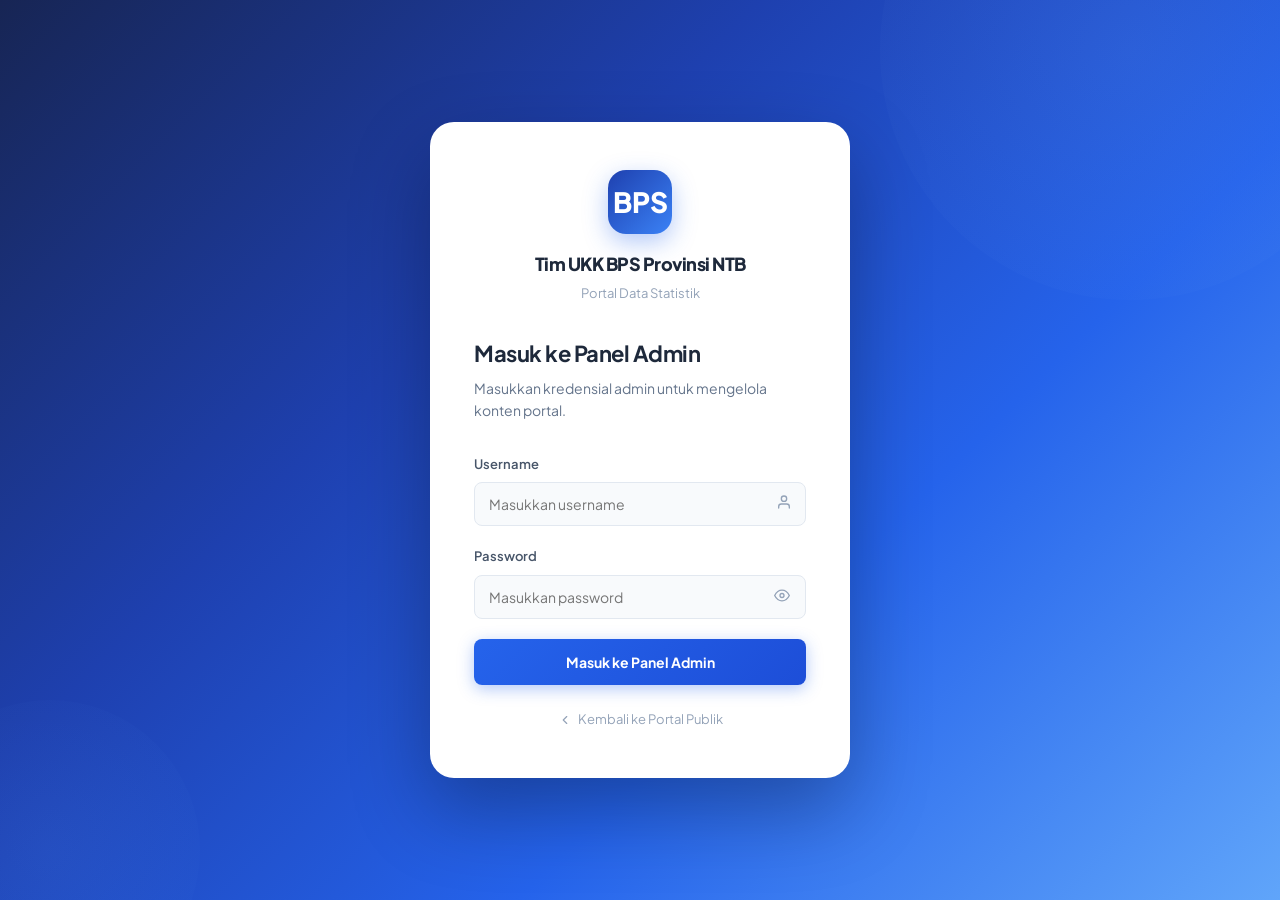
<file: admin.html>
<!DOCTYPE html>
<html lang="id">
<head>
  <meta charset="UTF-8">
  <meta name="viewport" content="width=device-width, initial-scale=1.0">
  <title>Panel Admin — Portal Data BPS NTB</title>
  <meta name="robots" content="noindex, nofollow">
  <link rel="preconnect" href="https://fonts.googleapis.com">
  <link rel="preconnect" href="https://fonts.gstatic.com" crossorigin>
  <link href="https://fonts.googleapis.com/css2?family=Plus+Jakarta+Sans:wght@300;400;500;600;700;800&display=swap" rel="stylesheet">
  <link rel="stylesheet" href="css/admin.css">
</head>
<body>

<!-- ============================================================
     LOGIN PAGE
     ============================================================ -->
<div id="login-page" class="login-page">
  <div class="login-bg-shape login-bg-shape-1" aria-hidden="true"></div>
  <div class="login-bg-shape login-bg-shape-2" aria-hidden="true"></div>

  <div class="login-card" role="main">
    <div class="login-logo">
      <div class="login-logo-icon" aria-hidden="true">BPS</div>
      <div class="login-logo-title">Tim UKK BPS Provinsi NTB</div>
      <div class="login-logo-sub">Portal Data Statistik</div>
    </div>

    <h1 class="login-title">Masuk ke Panel Admin</h1>
    <p class="login-desc">Masukkan kredensial admin untuk mengelola konten portal.</p>

    <div class="login-error" id="login-error" role="alert">
      <svg xmlns="http://www.w3.org/2000/svg" width="16" height="16" viewBox="0 0 24 24" fill="none" stroke="currentColor" stroke-width="2" stroke-linecap="round" stroke-linejoin="round" aria-hidden="true"><circle cx="12" cy="12" r="10"/><line x1="12" y1="8" x2="12" y2="12"/><line x1="12" y1="16" x2="12.01" y2="16"/></svg>
      <span>Username atau password salah.</span>
    </div>

    <form id="login-form" novalidate>
      <div class="form-group">
        <label class="form-label" for="login-username">Username</label>
        <div class="form-input-wrapper">
          <input
            type="text"
            id="login-username"
            class="form-input"
            placeholder="Masukkan username"
            autocomplete="username"
            required
            aria-required="true"
          >
          <span class="form-input-icon" aria-hidden="true">
            <svg xmlns="http://www.w3.org/2000/svg" width="16" height="16" viewBox="0 0 24 24" fill="none" stroke="currentColor" stroke-width="2" stroke-linecap="round" stroke-linejoin="round"><path d="M20 21v-2a4 4 0 0 0-4-4H8a4 4 0 0 0-4 4v2"/><circle cx="12" cy="7" r="4"/></svg>
          </span>
        </div>
      </div>

      <div class="form-group">
        <label class="form-label" for="login-password">Password</label>
        <div class="form-input-wrapper">
          <input
            type="password"
            id="login-password"
            class="form-input"
            placeholder="Masukkan password"
            autocomplete="current-password"
            required
            aria-required="true"
          >
          <button type="button" class="form-input-toggle" id="password-toggle" aria-label="Tampilkan/sembunyikan password">
            <svg xmlns="http://www.w3.org/2000/svg" width="16" height="16" viewBox="0 0 24 24" fill="none" stroke="currentColor" stroke-width="2" stroke-linecap="round" stroke-linejoin="round"><path d="M1 12s4-8 11-8 11 8 11 8-4 8-11 8-11-8-11-8z"/><circle cx="12" cy="12" r="3"/></svg>
          </button>
        </div>
      </div>

      <button type="submit" id="login-btn" class="login-btn">
        <span class="btn-text">Masuk ke Panel Admin</span>
        <svg class="btn-spinner" xmlns="http://www.w3.org/2000/svg" width="18" height="18" viewBox="0 0 24 24" fill="none" stroke="currentColor" stroke-width="2.5" stroke-linecap="round" stroke-linejoin="round"><path d="M21 12a9 9 0 1 1-6.219-8.56"/></svg>
      </button>
    </form>

    <a href="index.html" class="login-back">
      <svg xmlns="http://www.w3.org/2000/svg" width="14" height="14" viewBox="0 0 24 24" fill="none" stroke="currentColor" stroke-width="2" stroke-linecap="round" stroke-linejoin="round" aria-hidden="true"><polyline points="15 18 9 12 15 6"/></svg>
      Kembali ke Portal Publik
    </a>
  </div>
</div>

<!-- ============================================================
     ADMIN DASHBOARD
     ============================================================ -->
<div id="admin-page" class="admin-page" role="main">

  <!-- Admin Header -->
  <header class="admin-header">
    <div class="admin-header-brand">
      <div class="admin-logo" aria-hidden="true">BPS</div>
      <div>
        <div class="admin-header-title">Panel Admin</div>
        <div class="admin-header-sub">Tim UKK BPS Provinsi NTB</div>
      </div>
    </div>
    <div class="admin-header-actions">
      <div class="admin-user-chip">
        <div class="admin-user-avatar" aria-hidden="true">A</div>
        <span>Admin</span>
      </div>
      <a href="index.html" class="admin-view-site" target="_blank" rel="noopener">
        <svg xmlns="http://www.w3.org/2000/svg" width="14" height="14" viewBox="0 0 24 24" fill="none" stroke="currentColor" stroke-width="2" stroke-linecap="round" stroke-linejoin="round" aria-hidden="true"><path d="M18 13v6a2 2 0 0 1-2 2H5a2 2 0 0 1-2-2V8a2 2 0 0 1 2-2h6"/><polyline points="15 3 21 3 21 9"/><line x1="10" y1="14" x2="21" y2="3"/></svg>
        <span>Lihat Portal</span>
      </a>
      <button class="admin-logout-btn" onclick="Admin.logout()">
        <svg xmlns="http://www.w3.org/2000/svg" width="14" height="14" viewBox="0 0 24 24" fill="none" stroke="currentColor" stroke-width="2" stroke-linecap="round" stroke-linejoin="round" aria-hidden="true"><path d="M9 21H5a2 2 0 0 1-2-2V5a2 2 0 0 1 2-2h4"/><polyline points="16 17 21 12 16 7"/><line x1="21" y1="12" x2="9" y2="12"/></svg>
        Keluar
      </button>
    </div>
  </header>

  <!-- Admin Content -->
  <div class="admin-content">

    <!-- Greeting -->
    <div class="admin-greeting">
      <h1 class="admin-greeting-title">Selamat Datang, Admin</h1>
      <p class="admin-greeting-sub" id="admin-datetime">Memuat waktu…</p>
    </div>

    <!-- Config Status -->
    <div id="config-status" class="config-status demo">
      <span class="config-status-dot"></span>
      <span>Memeriksa konfigurasi…</span>
    </div>

    <!-- Stats -->
    <div class="admin-stats" role="list" aria-label="Statistik konten">
      <div class="admin-stat-card" role="listitem">
        <div class="admin-stat-icon stat-icon-blue" aria-hidden="true"><svg xmlns="http://www.w3.org/2000/svg" width="24" height="24" viewBox="0 0 24 24" fill="none" stroke="currentColor" stroke-width="2" stroke-linecap="round" stroke-linejoin="round"><rect x="18" y="3" width="4" height="18"/><rect x="10" y="8" width="4" height="13"/><rect x="2" y="13" width="4" height="8"/></svg></div>
        <div class="admin-stat-info">
          <div class="admin-stat-number" id="admin-stat-visualizations">—</div>
          <div class="admin-stat-label">Visualisasi</div>
        </div>
      </div>
      <div class="admin-stat-card" role="listitem">
        <div class="admin-stat-icon stat-icon-green" aria-hidden="true"><svg xmlns="http://www.w3.org/2000/svg" width="24" height="24" viewBox="0 0 24 24" fill="none" stroke="currentColor" stroke-width="2" stroke-linecap="round" stroke-linejoin="round"><path d="M22 19a2 2 0 0 1-2 2H4a2 2 0 0 1-2-2V5a2 2 0 0 1 2-2h5l2 3h9a2 2 0 0 1 2 2z"/></svg></div>
        <div class="admin-stat-info">
          <div class="admin-stat-number" id="admin-stat-datasets">—</div>
          <div class="admin-stat-label">Dataset</div>
        </div>
      </div>
      <div class="admin-stat-card" role="listitem">
        <div class="admin-stat-icon stat-icon-purple" aria-hidden="true"><svg xmlns="http://www.w3.org/2000/svg" width="24" height="24" viewBox="0 0 24 24" fill="none" stroke="currentColor" stroke-width="2" stroke-linecap="round" stroke-linejoin="round"><path d="M14 2H6a2 2 0 0 0-2 2v16a2 2 0 0 0 2 2h12a2 2 0 0 0 2-2V8z"/><polyline points="14 2 14 8 20 8"/><line x1="16" y1="13" x2="8" y2="13"/><line x1="16" y1="17" x2="8" y2="17"/><polyline points="10 9 9 9 8 9"/></svg></div>
        <div class="admin-stat-info">
          <div class="admin-stat-number" id="admin-stat-publications">—</div>
          <div class="admin-stat-label">Publikasi</div>
        </div>
      </div>
      <div class="admin-stat-card" role="listitem">
        <div class="admin-stat-icon stat-icon-orange" aria-hidden="true"><svg xmlns="http://www.w3.org/2000/svg" width="24" height="24" viewBox="0 0 24 24" fill="none" stroke="currentColor" stroke-width="2" stroke-linecap="round" stroke-linejoin="round"><rect x="2" y="3" width="20" height="14" rx="2" ry="2"/><line x1="8" y1="21" x2="16" y2="21"/><line x1="12" y1="17" x2="12" y2="21"/></svg></div>
        <div class="admin-stat-info">
          <div class="admin-stat-number" id="admin-stat-presentations">—</div>
          <div class="admin-stat-label">Bahan Paparan</div>
        </div>
      </div>
    </div>

    <!-- Main Grid -->
    <div class="admin-sections">

      <!-- Quick Actions -->
      <div class="admin-card">
        <div class="admin-card-header">
          <div class="admin-card-icon" style="background:var(--blue-100);" aria-hidden="true"><svg width="20" height="20" viewBox="0 0 24 24" fill="none" stroke="var(--blue-600)" stroke-width="2" stroke-linecap="round" stroke-linejoin="round"><polygon points="13 2 3 14 12 14 11 22 21 10 12 10 13 2"/></svg></div>
          <div>
            <div class="admin-card-title">Aksi Cepat</div>
            <div class="admin-card-sub">Kelola konten portal dari sini</div>
          </div>
        </div>
        <div class="admin-card-body">
          <div class="quick-actions">

            <a href="#" id="btn-open-sheet" class="quick-action" target="_blank" rel="noopener" onclick="return openSheet()">
              <div class="quick-action-icon qa-icon-sheet" aria-hidden="true"><svg width="24" height="24" viewBox="0 0 24 24" fill="none" stroke="currentColor" stroke-width="2" stroke-linecap="round" stroke-linejoin="round"><rect x="9" y="9" width="13" height="13" rx="2" ry="2"/><path d="M5 15H4a2 2 0 0 1-2-2V4a2 2 0 0 1 2-2h9a2 2 0 0 1 2 2v1"/></svg></div>
              <div class="quick-action-text">
                <div class="quick-action-title">Buka Google Sheet</div>
                <div class="quick-action-desc">Edit data visualisasi, dataset, publikasi, paparan</div>
              </div>
              <svg class="quick-action-arrow" xmlns="http://www.w3.org/2000/svg" width="16" height="16" viewBox="0 0 24 24" fill="none" stroke="currentColor" stroke-width="2" stroke-linecap="round" stroke-linejoin="round" aria-hidden="true"><polyline points="9 18 15 12 9 6"/></svg>
            </a>

            <a href="#" id="btn-open-drive" class="quick-action" target="_blank" rel="noopener" onclick="return openDrive()">
              <div class="quick-action-icon qa-icon-drive" aria-hidden="true"><svg width="24" height="24" viewBox="0 0 24 24" fill="none" stroke="currentColor" stroke-width="2" stroke-linecap="round" stroke-linejoin="round"><path d="M22 19a2 2 0 0 1-2 2H4a2 2 0 0 1-2-2V5a2 2 0 0 1 2-2h5l2 3h9a2 2 0 0 1 2 2z"/></svg></div>
              <div class="quick-action-text">
                <div class="quick-action-title">Buka Google Drive</div>
                <div class="quick-action-desc">Upload file dataset, PDF, dan presentasi</div>
              </div>
              <svg class="quick-action-arrow" xmlns="http://www.w3.org/2000/svg" width="16" height="16" viewBox="0 0 24 24" fill="none" stroke="currentColor" stroke-width="2" stroke-linecap="round" stroke-linejoin="round" aria-hidden="true"><polyline points="9 18 15 12 9 6"/></svg>
            </a>

            <a href="index.html#tab-visualizations" class="quick-action" target="_blank">
              <div class="quick-action-icon qa-icon-viz" aria-hidden="true"><svg width="24" height="24" viewBox="0 0 24 24" fill="none" stroke="currentColor" stroke-width="2" stroke-linecap="round" stroke-linejoin="round"><rect x="18" y="3" width="4" height="18"/><rect x="10" y="8" width="4" height="13"/><rect x="2" y="13" width="4" height="8"/></svg></div>
              <div class="quick-action-text">
                <div class="quick-action-title">Lihat Visualisasi</div>
                <div class="quick-action-desc">Preview tab visualisasi di portal</div>
              </div>
              <svg class="quick-action-arrow" xmlns="http://www.w3.org/2000/svg" width="16" height="16" viewBox="0 0 24 24" fill="none" stroke="currentColor" stroke-width="2" stroke-linecap="round" stroke-linejoin="round" aria-hidden="true"><polyline points="9 18 15 12 9 6"/></svg>
            </a>

            <a href="index.html" target="_blank" class="quick-action">
              <div class="quick-action-icon qa-icon-pub" aria-hidden="true"><svg width="24" height="24" viewBox="0 0 24 24" fill="none" stroke="currentColor" stroke-width="2" stroke-linecap="round" stroke-linejoin="round"><path d="M14 2H6a2 2 0 0 0-2 2v16a2 2 0 0 0 2 2h12a2 2 0 0 0 2-2V8z"/><polyline points="14 2 14 8 20 8"/><line x1="16" y1="13" x2="8" y2="13"/><line x1="16" y1="17" x2="8" y2="17"/><polyline points="10 9 9 9 8 9"/></svg></div>
              <div class="quick-action-text">
                <div class="quick-action-title">Lihat Portal Publik</div>
                <div class="quick-action-desc">Preview tampilan yang dilihat pengunjung</div>
              </div>
              <svg class="quick-action-arrow" xmlns="http://www.w3.org/2000/svg" width="16" height="16" viewBox="0 0 24 24" fill="none" stroke="currentColor" stroke-width="2" stroke-linecap="round" stroke-linejoin="round" aria-hidden="true"><polyline points="9 18 15 12 9 6"/></svg>
            </a>

            <button class="quick-action" onclick="refreshData()" style="border:1.5px solid var(--slate-200);cursor:pointer;text-align:left;width:100%;">
              <div class="quick-action-icon qa-icon-data" aria-hidden="true"><svg width="24" height="24" viewBox="0 0 24 24" fill="none" stroke="currentColor" stroke-width="2" stroke-linecap="round" stroke-linejoin="round"><path d="M3 12a9 9 0 1 0 9-9 9.75 9.75 0 0 0-6.74 2.74L3 8"/><path d="M3 3v5h5"/></svg></div>
              <div class="quick-action-text">
                <div class="quick-action-title">Refresh Data</div>
                <div class="quick-action-desc">Paksa muat ulang data dari Google Sheet</div>
              </div>
              <svg class="quick-action-arrow" xmlns="http://www.w3.org/2000/svg" width="16" height="16" viewBox="0 0 24 24" fill="none" stroke="currentColor" stroke-width="2" stroke-linecap="round" stroke-linejoin="round" aria-hidden="true"><polyline points="9 18 15 12 9 6"/></svg>
            </button>

            <a href="SETUP.md" target="_blank" class="quick-action">
              <div class="quick-action-icon qa-icon-pres" aria-hidden="true"><svg width="24" height="24" viewBox="0 0 24 24" fill="none" stroke="currentColor" stroke-width="2" stroke-linecap="round" stroke-linejoin="round"><path d="M2 3h6a4 4 0 0 1 4 4v14a3 3 0 0 0-3-3H2z"/><path d="M22 3h-6a4 4 0 0 0-4 4v14a3 3 0 0 1 3-3h7z"/></svg></div>
              <div class="quick-action-text">
                <div class="quick-action-title">Panduan Setup</div>
                <div class="quick-action-desc">Cara konfigurasi Google Sheet & Drive</div>
              </div>
              <svg class="quick-action-arrow" xmlns="http://www.w3.org/2000/svg" width="16" height="16" viewBox="0 0 24 24" fill="none" stroke="currentColor" stroke-width="2" stroke-linecap="round" stroke-linejoin="round" aria-hidden="true"><polyline points="9 18 15 12 9 6"/></svg>
            </a>

          </div>
        </div>
      </div>

      <!-- Setup Guide -->
      <div class="admin-card">
        <div class="admin-card-header">
          <div class="admin-card-icon" style="background:#D1FAE5;" aria-hidden="true"><svg width="20" height="20" viewBox="0 0 24 24" fill="none" stroke="#047857" stroke-width="2" stroke-linecap="round" stroke-linejoin="round"><path d="M4.5 16.5c-1.5 1.26-2 5-2 5s3.74-.5 5-2c.71-.84.7-2.13-.09-2.91a2.18 2.18 0 0 0-2.91-.09z"/><path d="m12 15-3-3a22 22 0 0 1 2-3.95A12.88 12.88 0 0 1 22 2c0 2.72-.78 7.5-6 11a22.35 22.35 0 0 1-4 2z"/><path d="M9 12H4s.55-3.03 2-4c1.62-1.08 5 0 5 0"/><path d="M12 15v5s3.03-.55 4-2c1.08-1.62 0-5 0-5"/></svg></div>
          <div>
            <div class="admin-card-title">Panduan Setup</div>
            <div class="admin-card-sub">Langkah menghubungkan ke Google Sheet</div>
          </div>
        </div>
        <div class="admin-card-body">
          <div class="guide-steps">
            <div class="guide-step">
              <div class="guide-step-num">1</div>
              <div class="guide-step-content">
                <div class="guide-step-title">Buat Google Sheet baru</div>
                <div class="guide-step-desc">Buat Sheet dengan 4 tab: <strong>visualizations</strong>, <strong>datasets</strong>, <strong>publications</strong>, <strong>presentations</strong></div>
              </div>
            </div>
            <div class="guide-step">
              <div class="guide-step-num">2</div>
              <div class="guide-step-content">
                <div class="guide-step-title">Atur izin akses</div>
                <div class="guide-step-desc">Klik <strong>Share → Anyone with the link can View</strong></div>
              </div>
            </div>
            <div class="guide-step">
              <div class="guide-step-num">3</div>
              <div class="guide-step-content">
                <div class="guide-step-title">Salin Sheet ID</div>
                <div class="guide-step-desc">Dari URL Sheet, ambil ID antara <code>/d/</code> dan <code>/edit</code></div>
                <div class="guide-step-code">docs.google.com/spreadsheets/d/<strong>[SHEET_ID]</strong>/edit</div>
              </div>
            </div>
            <div class="guide-step">
              <div class="guide-step-num">4</div>
              <div class="guide-step-content">
                <div class="guide-step-title">Edit js/config.js</div>
                <div class="guide-step-desc">Paste Sheet ID ke <code>SHEET_ID</code> dan ubah <code>DEMO_MODE: false</code></div>
              </div>
            </div>
            <div class="guide-step">
              <div class="guide-step-num done">✓</div>
              <div class="guide-step-content">
                <div class="guide-step-title">Selesai!</div>
                <div class="guide-step-desc">Portal akan otomatis membaca data dari Google Sheet Anda.</div>
              </div>
            </div>
          </div>
        </div>
      </div>

    </div>

    <!-- Sheet Column Reference -->
    <div class="admin-card sheet-ref">
      <div class="admin-card-header">
        <div class="admin-card-icon" style="background:#E0E7FF;" aria-hidden="true"><svg width="20" height="20" viewBox="0 0 24 24" fill="none" stroke="#4338CA" stroke-width="2" stroke-linecap="round" stroke-linejoin="round"><rect x="9" y="9" width="13" height="13" rx="2" ry="2"/><path d="M5 15H4a2 2 0 0 1-2-2V4a2 2 0 0 1 2-2h9a2 2 0 0 1 2 2v1"/></svg></div>
        <div>
          <div class="admin-card-title">Referensi Kolom Google Sheet</div>
          <div class="admin-card-sub">Nama dan format kolom yang harus ada di setiap tab</div>
        </div>
      </div>
      <div class="admin-card-body">
        <div class="sheet-ref-title">Pilih Tab Sheet:</div>
        <div id="sheet-ref-tabs" class="sheet-tabs"></div>
        <div id="sheet-ref-table"></div>

        <div style="margin-top:20px;padding:16px;background:var(--blue-50);border:1px solid var(--blue-200);border-radius:var(--radius-sm);">
          <strong style="font-size:13px;color:var(--blue-700);">💡 Tips Pengisian Data</strong>
          <ul style="margin-top:10px;padding-left:18px;display:flex;flex-direction:column;gap:8px;">
            <li style="font-size:12.5px;color:var(--slate-600);">Kolom <code style="background:var(--blue-100);padding:1px 5px;border-radius:3px;">status</code> diisi <strong>published</strong> agar tampil di portal, atau <strong>draft</strong> untuk disembunyikan.</li>
            <li style="font-size:12.5px;color:var(--slate-600);">Kolom <code style="background:var(--blue-100);padding:1px 5px;border-radius:3px;">featured</code> diisi <strong>TRUE</strong> untuk menampilkan badge "Unggulan".</li>
            <li style="font-size:12.5px;color:var(--slate-600);">Kolom <code style="background:var(--blue-100);padding:1px 5px;border-radius:3px;">file_url</code> diisi dengan link sharing Google Drive (klik kanan file → Share → Copy link).</li>
            <li style="font-size:12.5px;color:var(--slate-600);">Kolom <code style="background:var(--blue-100);padding:1px 5px;border-radius:3px;">tags</code> diisi dengan kata kunci dipisah koma: <em>kemiskinan, NTB, 2024</em>.</li>
            <li style="font-size:12.5px;color:var(--slate-600);">Untuk <code style="background:var(--blue-100);padding:1px 5px;border-radius:3px;">data_json</code> di tab visualizations, gunakan format Chart.js JSON standard.</li>
          </ul>
        </div>
      </div>
    </div>

    <!-- Password Change Notice -->
    <div style="margin-top:24px;padding:16px 20px;background:var(--yellow-100);border:1px solid #FDE68A;border-radius:var(--radius-sm);display:flex;gap:12px;align-items:flex-start;">
      <span style="display:flex;align-items:center;" aria-hidden="true"><svg width="24" height="24" viewBox="0 0 24 24" fill="none" stroke="#D97706" stroke-width="2" stroke-linecap="round" stroke-linejoin="round"><path d="m21.73 18-8-14a2 2 0 0 0-3.48 0l-8 14A2 2 0 0 0 4 21h16a2 2 0 0 0 1.73-3Z"/><line x1="12" y1="9" x2="12" y2="13"/><line x1="12" y1="17" x2="12.01" y2="17"/></svg></span>
      <div>
        <div style="font-size:13.5px;font-weight:700;color:var(--yellow-600);margin-bottom:4px;">Keamanan Password</div>
        <div style="font-size:13px;color:var(--slate-600);line-height:1.6;">
          Password admin tersimpan di file <code style="background:rgba(0,0,0,0.06);padding:1px 6px;border-radius:4px;">js/config.js</code>. 
          Ganti nilai <code style="background:rgba(0,0,0,0.06);padding:1px 6px;border-radius:4px;">ADMIN_PASSWORD</code> dengan password yang kuat. 
          Sistem ini menggunakan autentikasi client-side — cocok untuk proteksi ringan, bukan untuk data sangat sensitif.
        </div>
      </div>
    </div>

  </div><!-- end admin-content -->
</div><!-- end admin-page -->

<!-- Scripts -->
<script src="js/config.js"></script>
<script src="js/sheets.js"></script>
<script src="js/admin.js"></script>
<script>
  function openSheet() {
    if (CONFIG.SHEET_URL && CONFIG.SHEET_URL !== '#') {
      window.open(CONFIG.SHEET_URL, '_blank');
    } else {
      alert('Sheet URL belum dikonfigurasi. Edit CONFIG.SHEET_URL di js/config.js');
    }
    return false;
  }

  function openDrive() {
    if (CONFIG.DRIVE_FOLDER_URL && CONFIG.DRIVE_FOLDER_URL !== '#') {
      window.open(CONFIG.DRIVE_FOLDER_URL, '_blank');
    } else {
      alert('Drive Folder URL belum dikonfigurasi. Edit CONFIG.DRIVE_FOLDER_URL di js/config.js');
    }
    return false;
  }

  function refreshData() {
    if (typeof SheetsAPI !== 'undefined' && CONFIG.SHEET_ID) {
      SheetsAPI.clearCache();
      Admin.renderStats();
      alert('Cache berhasil dibersihkan. Memuat ulang data terbaru dari Google Sheets…');
    } else {
      alert('Google Sheets belum terhubung. Konfigurasi SHEET_ID terlebih dahulu di js/config.js.');
    }
  }
</script>
</body>
</html>
</file>
<file: css/admin.css>
/* ============================================================
   admin.css — Admin Panel Tim UKK BPS Provinsi NTB
   ============================================================ */

@import url('https://fonts.googleapis.com/css2?family=Plus+Jakarta+Sans:wght@300;400;500;600;700;800&display=swap');

:root {
  --blue-50: #EFF6FF;
  --blue-100: #DBEAFE;
  --blue-200: #BFDBFE;
  --blue-300: #93C5FD;
  --blue-400: #60A5FA;
  --blue-500: #3B82F6;
  --blue-600: #2563EB;
  --blue-700: #1D4ED8;
  --blue-800: #1E40AF;
  --blue-900: #1E3A8A;
  --slate-50: #F8FAFC;
  --slate-100: #F1F5F9;
  --slate-200: #E2E8F0;
  --slate-300: #CBD5E1;
  --slate-400: #94A3B8;
  --slate-500: #64748B;
  --slate-600: #475569;
  --slate-700: #334155;
  --slate-800: #1E293B;
  --slate-900: #0F172A;
  --white: #FFFFFF;
  --green-100: #DCFCE7;
  --green-600: #16A34A;
  --red-100: #FEE2E2;
  --red-600: #DC2626;
  --yellow-100: #FEF9C3;
  --yellow-600: #CA8A04;
  --gradient-hero: linear-gradient(135deg, #172554 0%, #1E40AF 35%, #2563EB 65%, #60A5FA 100%);
  --font: 'Plus Jakarta Sans', -apple-system, BlinkMacSystemFont, sans-serif;
  --shadow-md: 0 4px 12px rgba(37, 99, 235, 0.08);
  --shadow-lg: 0 8px 24px rgba(37, 99, 235, 0.12);
  --radius-sm: 8px;
  --radius-md: 12px;
  --radius-lg: 16px;
  --radius-xl: 24px;
  --radius-full: 9999px;
  --transition-fast: 150ms cubic-bezier(0.4, 0, 0.2, 1);
  --transition-base: 250ms cubic-bezier(0.4, 0, 0.2, 1);
}

*,
*::before,
*::after {
  box-sizing: border-box;
  margin: 0;
  padding: 0;
}

html {
  scroll-behavior: smooth;
}

body {
  font-family: var(--font);
  background: var(--slate-100);
  color: var(--slate-800);
  font-size: 15px;
  line-height: 1.6;
  -webkit-font-smoothing: antialiased;
}

a {
  color: inherit;
  text-decoration: none;
}

button {
  cursor: pointer;
  font-family: var(--font);
  border: none;
  background: none;
}

input,
select,
textarea {
  font-family: var(--font);
}

/* ============================================================
   LOGIN PAGE
   ============================================================ */
.login-page {
  min-height: 100vh;
  background: var(--gradient-hero);
  display: flex;
  align-items: center;
  justify-content: center;
  padding: 24px;
  position: relative;
  overflow: hidden;
}

.login-bg-shape {
  position: absolute;
  border-radius: 50%;
  opacity: 0.08;
}

.login-bg-shape-1 {
  width: 500px;
  height: 500px;
  background: radial-gradient(circle, #93C5FD, transparent);
  top: -200px;
  right: -100px;
}

.login-bg-shape-2 {
  width: 300px;
  height: 300px;
  background: radial-gradient(circle, #60A5FA, transparent);
  bottom: -100px;
  left: -100px;
}

.login-card {
  background: var(--white);
  border-radius: var(--radius-xl);
  padding: 48px 44px;
  width: 100%;
  max-width: 420px;
  box-shadow: 0 32px 80px rgba(0, 0, 0, 0.3);
  position: relative;
  z-index: 1;
  animation: fadeInUp 0.6s ease both;
}

@keyframes fadeInUp {
  from {
    opacity: 0;
    transform: translateY(24px);
  }

  to {
    opacity: 1;
    transform: translateY(0);
  }
}

.login-logo {
  text-align: center;
  margin-bottom: 32px;
}

.login-logo-icon {
  width: 64px;
  height: 64px;
  background: linear-gradient(135deg, #1E40AF, #3B82F6);
  border-radius: 18px;
  display: flex;
  align-items: center;
  justify-content: center;
  margin: 0 auto 16px;
  font-size: 28px;
  font-weight: 800;
  color: white;
  box-shadow: 0 8px 24px rgba(37, 99, 235, 0.35);
}

.login-logo-title {
  font-size: 18px;
  font-weight: 800;
  color: var(--slate-800);
  letter-spacing: -0.5px;
}

.login-logo-sub {
  font-size: 13px;
  color: var(--slate-400);
  margin-top: 4px;
}

.login-title {
  font-size: 22px;
  font-weight: 700;
  color: var(--slate-800);
  margin-bottom: 6px;
  letter-spacing: -0.5px;
}

.login-desc {
  font-size: 14px;
  color: var(--slate-500);
  margin-bottom: 32px;
}

.form-group {
  margin-bottom: 20px;
}

.form-label {
  display: block;
  font-size: 13px;
  font-weight: 600;
  color: var(--slate-600);
  margin-bottom: 8px;
}

.form-input-wrapper {
  position: relative;
}

.form-input {
  width: 100%;
  padding: 12px 40px 12px 14px;
  border: 1.5px solid var(--slate-200);
  border-radius: var(--radius-sm);
  font-size: 14px;
  color: var(--slate-800);
  background: var(--slate-50);
  outline: none;
  transition: all var(--transition-fast);
}

.form-input:focus {
  border-color: var(--blue-400);
  background: white;
  box-shadow: 0 0 0 3px rgba(37, 99, 235, 0.12);
}

.form-input-icon {
  position: absolute;
  right: 14px;
  top: 50%;
  transform: translateY(-50%);
  color: var(--slate-400);
  pointer-events: none;
}

.form-input-toggle {
  position: absolute;
  right: 14px;
  top: 50%;
  transform: translateY(-50%);
  color: var(--slate-400);
  cursor: pointer;
  padding: 2px;
  transition: color var(--transition-fast);
}

.form-input-toggle:hover {
  color: var(--blue-600);
}

.login-btn {
  width: 100%;
  padding: 14px;
  background: linear-gradient(135deg, #2563EB, #1D4ED8);
  color: white;
  border-radius: var(--radius-sm);
  font-size: 14px;
  font-weight: 700;
  transition: all var(--transition-fast);
  box-shadow: 0 4px 16px rgba(37, 99, 235, 0.35);
  margin-top: 8px;
  display: flex;
  align-items: center;
  justify-content: center;
  gap: 8px;
}

.login-btn:hover {
  transform: translateY(-1px);
  box-shadow: 0 8px 24px rgba(37, 99, 235, 0.45);
}

.login-btn:active {
  transform: translateY(0);
}

.login-btn.loading .btn-text {
  display: none;
}

.login-btn:not(.loading) .btn-spinner {
  display: none;
}

.btn-spinner {
  animation: spin 0.8s linear infinite;
}

@keyframes spin {
  to {
    transform: rotate(360deg);
  }
}

.login-error {
  display: none;
  align-items: center;
  gap: 8px;
  padding: 12px 14px;
  background: var(--red-100);
  border: 1px solid #FECACA;
  border-radius: var(--radius-sm);
  color: var(--red-600);
  font-size: 13.5px;
  font-weight: 500;
  margin-bottom: 20px;
}

.login-error.show {
  display: flex;
  animation: fadeIn 0.3s ease;
}

@keyframes fadeIn {
  from {
    opacity: 0;
  }

  to {
    opacity: 1;
  }
}

.login-back {
  display: flex;
  align-items: center;
  justify-content: center;
  gap: 6px;
  margin-top: 24px;
  font-size: 13px;
  color: var(--slate-400);
  transition: color var(--transition-fast);
}

.login-back:hover {
  color: var(--blue-600);
}

/* ============================================================
   ADMIN LAYOUT
   ============================================================ */
.admin-page {
  display: none;
  min-height: 100vh;
}

.admin-page.show {
  display: flex;
  flex-direction: column;
}

/* Admin Header */
.admin-header {
  height: 64px;
  background: linear-gradient(135deg, #172554, #1E40AF);
  display: flex;
  align-items: center;
  padding: 0 24px;
  gap: 16px;
  position: sticky;
  top: 0;
  z-index: 100;
  box-shadow: 0 4px 16px rgba(0, 0, 0, 0.2);
}

.admin-header-brand {
  display: flex;
  align-items: center;
  gap: 10px;
  flex: 1;
}

.admin-logo {
  width: 36px;
  height: 36px;
  background: rgba(255, 255, 255, 0.15);
  border-radius: 8px;
  display: flex;
  align-items: center;
  justify-content: center;
  font-weight: 800;
  color: white;
  font-size: 14px;
}

.admin-header-title {
  font-size: 14px;
  font-weight: 700;
  color: white;
}

.admin-header-sub {
  font-size: 11px;
  color: rgba(255, 255, 255, 0.5);
}

.admin-header-actions {
  display: flex;
  align-items: center;
  gap: 10px;
}

.admin-user-chip {
  display: flex;
  align-items: center;
  gap: 8px;
  padding: 6px 12px;
  background: rgba(255, 255, 255, 0.1);
  border-radius: var(--radius-full);
  color: rgba(255, 255, 255, 0.9);
  font-size: 13px;
  font-weight: 500;
}

.admin-user-avatar {
  width: 28px;
  height: 28px;
  background: linear-gradient(135deg, #60A5FA, #BFDBFE);
  border-radius: 50%;
  display: flex;
  align-items: center;
  justify-content: center;
  font-size: 12px;
  font-weight: 700;
  color: var(--blue-900);
}

.admin-logout-btn {
  display: flex;
  align-items: center;
  gap: 6px;
  padding: 7px 14px;
  background: rgba(255, 255, 255, 0.1);
  border: 1px solid rgba(255, 255, 255, 0.2);
  color: rgba(255, 255, 255, 0.8);
  border-radius: var(--radius-sm);
  font-size: 13px;
  font-weight: 500;
  transition: all var(--transition-fast);
}

.admin-logout-btn:hover {
  background: rgba(255, 255, 255, 0.2);
  color: white;
}

.admin-view-site {
  display: flex;
  align-items: center;
  gap: 6px;
  padding: 7px 14px;
  background: rgba(255, 255, 255, 0.15);
  border: 1px solid rgba(255, 255, 255, 0.25);
  color: white;
  border-radius: var(--radius-sm);
  font-size: 13px;
  font-weight: 500;
  transition: all var(--transition-fast);
}

.admin-view-site:hover {
  background: rgba(255, 255, 255, 0.25);
}

/* Admin Content */
.admin-content {
  flex: 1;
  padding: 32px 24px;
  max-width: 1200px;
  margin: 0 auto;
  width: 100%;
}

/* Dashboard Greeting */
.admin-greeting {
  margin-bottom: 32px;
}

.admin-greeting-title {
  font-size: clamp(1.75rem, 3vw, 2.25rem);
  font-weight: 800;
  color: var(--slate-800);
  letter-spacing: -0.5px;
  margin-bottom: 6px;
}

.admin-greeting-sub {
  font-size: 16px;
  color: var(--slate-600);
}

/* Stats Grid */
.admin-stats {
  display: grid;
  grid-template-columns: repeat(4, 1fr);
  gap: 16px;
  margin-bottom: 32px;
}

.admin-stat-card {
  background: var(--white);
  border: 1px solid var(--slate-200);
  border-radius: var(--radius-lg);
  padding: 24px;
  display: flex;
  align-items: flex-start;
  gap: 16px;
  transition: all var(--transition-base);
}

.admin-stat-card:hover {
  transform: translateY(-2px);
  box-shadow: var(--shadow-lg);
}

.admin-stat-icon {
  width: 48px;
  height: 48px;
  border-radius: var(--radius-md);
  display: flex;
  align-items: center;
  justify-content: center;
  font-size: 22px;
  flex-shrink: 0;
}

.stat-icon-blue {
  background: var(--blue-100);
}

.stat-icon-green {
  background: var(--green-100);
}

.stat-icon-purple {
  background: #EDE9FE;
}

.stat-icon-orange {
  background: #FEF3C7;
}

.admin-stat-info {
  flex: 1;
}

.admin-stat-number {
  font-size: 2.25rem;
  font-weight: 800;
  color: var(--slate-800);
  line-height: 1;
  letter-spacing: -1px;
  margin-bottom: 6px;
}

.admin-stat-label {
  font-size: 13.5px;
  color: var(--slate-500);
  font-weight: 500;
}

/* Action Cards */
.admin-sections {
  display: grid;
  grid-template-columns: 2fr 1fr;
  gap: 24px;
  margin-bottom: 32px;
}

.admin-card {
  background: var(--white);
  border: 1px solid var(--slate-200);
  border-radius: var(--radius-lg);
  overflow: hidden;
}

.admin-card-header {
  padding: 20px 24px;
  border-bottom: 1px solid var(--slate-100);
  display: flex;
  align-items: center;
  gap: 12px;
}

.admin-card-icon {
  width: 36px;
  height: 36px;
  border-radius: var(--radius-sm);
  display: flex;
  align-items: center;
  justify-content: center;
  font-size: 18px;
}

.admin-card-title {
  font-size: 16.5px;
  font-weight: 700;
  color: var(--slate-800);
}

.admin-card-sub {
  font-size: 14px;
  color: var(--slate-400);
}

.admin-card-body {
  padding: 24px;
}

/* Quick Actions */
.quick-actions {
  display: grid;
  grid-template-columns: 1fr 1fr;
  gap: 12px;
}

.quick-action {
  display: flex;
  align-items: center;
  gap: 14px;
  padding: 18px;
  border: 1.5px solid var(--slate-200);
  border-radius: var(--radius-md);
  transition: all var(--transition-base);
  cursor: pointer;
  text-decoration: none;
  position: relative;
  overflow: hidden;
}

.quick-action::after {
  content: '';
  position: absolute;
  inset: 0;
  background: var(--blue-600);
  opacity: 0;
  transition: opacity var(--transition-fast);
}

.quick-action:hover {
  border-color: var(--blue-300);
  background: var(--blue-50);
  transform: translateY(-2px);
  box-shadow: var(--shadow-md);
}

.quick-action-icon {
  width: 44px;
  height: 44px;
  border-radius: var(--radius-sm);
  display: flex;
  align-items: center;
  justify-content: center;
  font-size: 20px;
  flex-shrink: 0;
}

.qa-icon-sheet {
  background: linear-gradient(135deg, #D1FAE5, #A7F3D0);
}

.qa-icon-drive {
  background: linear-gradient(135deg, #DBEAFE, #BFDBFE);
}

.qa-icon-viz {
  background: linear-gradient(135deg, #E0E7FF, #C7D2FE);
}

.qa-icon-pub {
  background: linear-gradient(135deg, #FCE7F3, #FBCFE8);
}

.qa-icon-pres {
  background: linear-gradient(135deg, #FEF9C3, #FEF08A);
}

.qa-icon-data {
  background: linear-gradient(135deg, #ECFDF5, #D1FAE5);
}

.quick-action-text {
  flex: 1;
}

.quick-action-title {
  font-size: 15px;
  font-weight: 700;
  color: var(--slate-700);
  margin-bottom: 3px;
}

.quick-action-desc {
  font-size: 13px;
  color: var(--slate-400);
}

.quick-action-arrow {
  color: var(--slate-300);
  transition: transform var(--transition-fast), color var(--transition-fast);
  flex-shrink: 0;
}

.quick-action:hover .quick-action-arrow {
  transform: translateX(4px);
  color: var(--blue-500);
}

/* Setup Guide */
.guide-steps {
  display: flex;
  flex-direction: column;
  gap: 16px;
}

.guide-step {
  display: flex;
  align-items: flex-start;
  gap: 14px;
}

.guide-step-num {
  width: 28px;
  height: 28px;
  background: var(--blue-600);
  color: white;
  border-radius: 50%;
  display: flex;
  align-items: center;
  justify-content: center;
  font-size: 12px;
  font-weight: 700;
  flex-shrink: 0;
}

.guide-step-num.done {
  background: var(--green-600);
}

.guide-step-content {
  flex: 1;
}

.guide-step-title {
  font-size: 14.5px;
  font-weight: 600;
  color: var(--slate-700);
  margin-bottom: 4px;
}

.guide-step-desc {
  font-size: 13.5px;
  color: var(--slate-500);
  line-height: 1.5;
}

.guide-step-code {
  display: inline-block;
  padding: 4px 10px;
  background: var(--slate-100);
  border-radius: 4px;
  font-family: 'Courier New', monospace;
  font-size: 11.5px;
  color: var(--slate-700);
  margin-top: 6px;
  word-break: break-all;
}

/* Config Status */
.config-status {
  display: flex;
  align-items: center;
  gap: 8px;
  padding: 12px 14px;
  border-radius: var(--radius-sm);
  font-size: 13px;
  font-weight: 500;
  margin-bottom: 16px;
}

.config-status.connected {
  background: var(--green-100);
  border: 1px solid #BBF7D0;
  color: var(--green-600);
}

.config-status.demo {
  background: var(--yellow-100);
  border: 1px solid #FDE68A;
  color: var(--yellow-600);
}

.config-status-dot {
  width: 8px;
  height: 8px;
  border-radius: 50%;
  background: currentColor;
  animation: pulse 2s ease-in-out infinite;
}

@keyframes pulse {

  0%,
  100% {
    opacity: 1;
  }

  50% {
    opacity: 0.4;
  }
}

/* Sheet Column Reference */
.sheet-ref {
  margin-top: 24px;
}

.sheet-ref-title {
  font-size: 13px;
  font-weight: 700;
  color: var(--slate-600);
  margin-bottom: 12px;
  text-transform: uppercase;
  letter-spacing: 0.5px;
}

.sheet-tabs {
  display: flex;
  gap: 6px;
  margin-bottom: 16px;
  flex-wrap: wrap;
}

.sheet-tab {
  padding: 5px 12px;
  border: 1.5px solid var(--slate-200);
  border-radius: var(--radius-full);
  font-size: 12px;
  font-weight: 500;
  color: var(--slate-500);
  cursor: pointer;
  transition: all var(--transition-fast);
}

.sheet-tab.active {
  border-color: var(--blue-500);
  background: var(--blue-50);
  color: var(--blue-700);
}

.sheet-columns-table {
  width: 100%;
  border-collapse: collapse;
  font-size: 12.5px;
}

.sheet-columns-table th {
  text-align: left;
  padding: 8px 12px;
  background: var(--slate-100);
  color: var(--slate-600);
  font-weight: 600;
  font-size: 11px;
  text-transform: uppercase;
  letter-spacing: 0.5px;
  border-bottom: 1px solid var(--slate-200);
}

.sheet-columns-table td {
  padding: 8px 12px;
  border-bottom: 1px solid var(--slate-100);
  color: var(--slate-700);
  vertical-align: top;
}

.sheet-columns-table tr:last-child td {
  border-bottom: none;
}

.sheet-columns-table tr:hover td {
  background: var(--slate-50);
}

.col-name {
  font-family: 'Courier New', monospace;
  font-size: 12px;
  color: var(--blue-700);
  background: var(--blue-50);
  padding: 2px 6px;
  border-radius: 4px;
  white-space: nowrap;
}

/* ============================================================
   RESPONSIVE
   ============================================================ */
@media (max-width: 1024px) {
  .admin-stats {
    grid-template-columns: repeat(2, 1fr);
  }

  .admin-sections {
    grid-template-columns: 1fr;
  }
}

@media (max-width: 768px) {
  .admin-stats {
    grid-template-columns: repeat(2, 1fr);
  }

  .quick-actions {
    grid-template-columns: 1fr;
  }

  .admin-header-actions .admin-view-site span {
    display: none;
  }

  .login-card {
    padding: 32px 24px;
  }
}

@media (max-width: 480px) {
  .admin-stats {
    grid-template-columns: 1fr 1fr;
  }

  .admin-stat-number {
    font-size: 1.5rem;
  }
}
</file>
